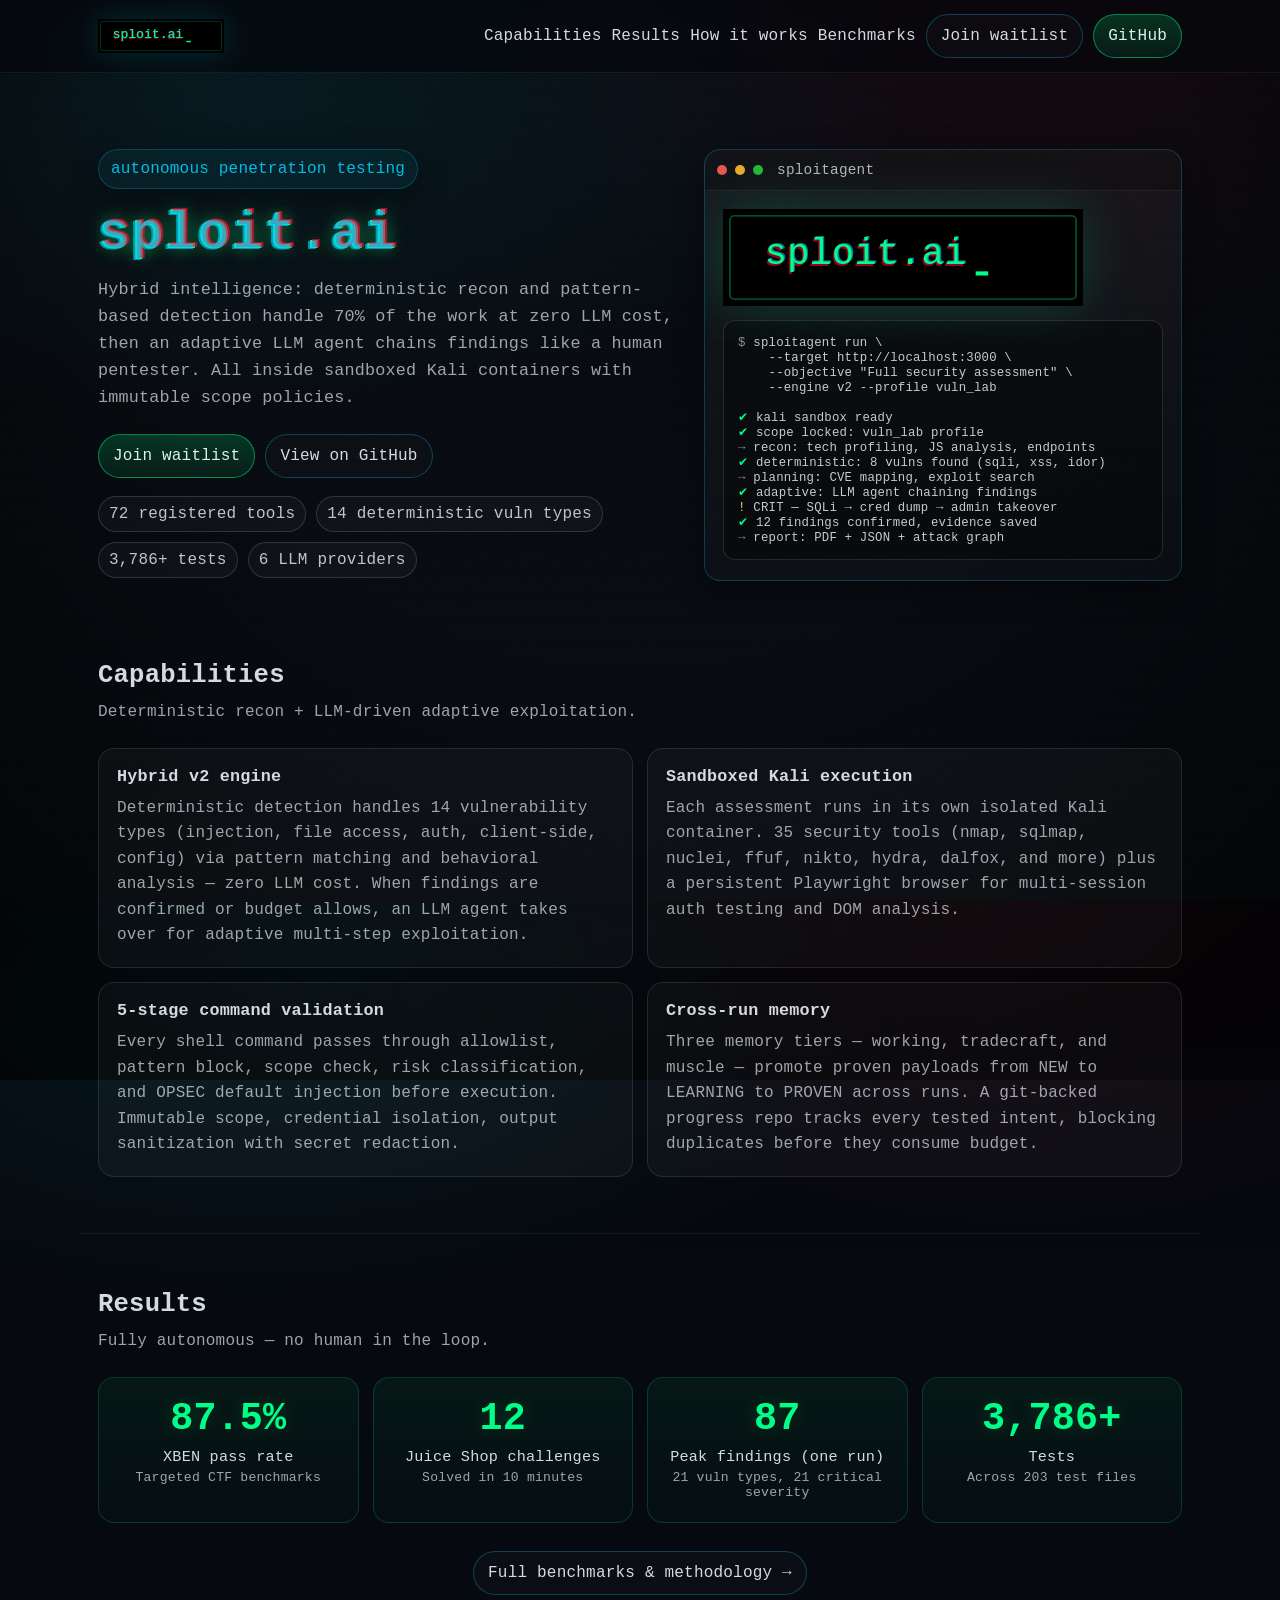
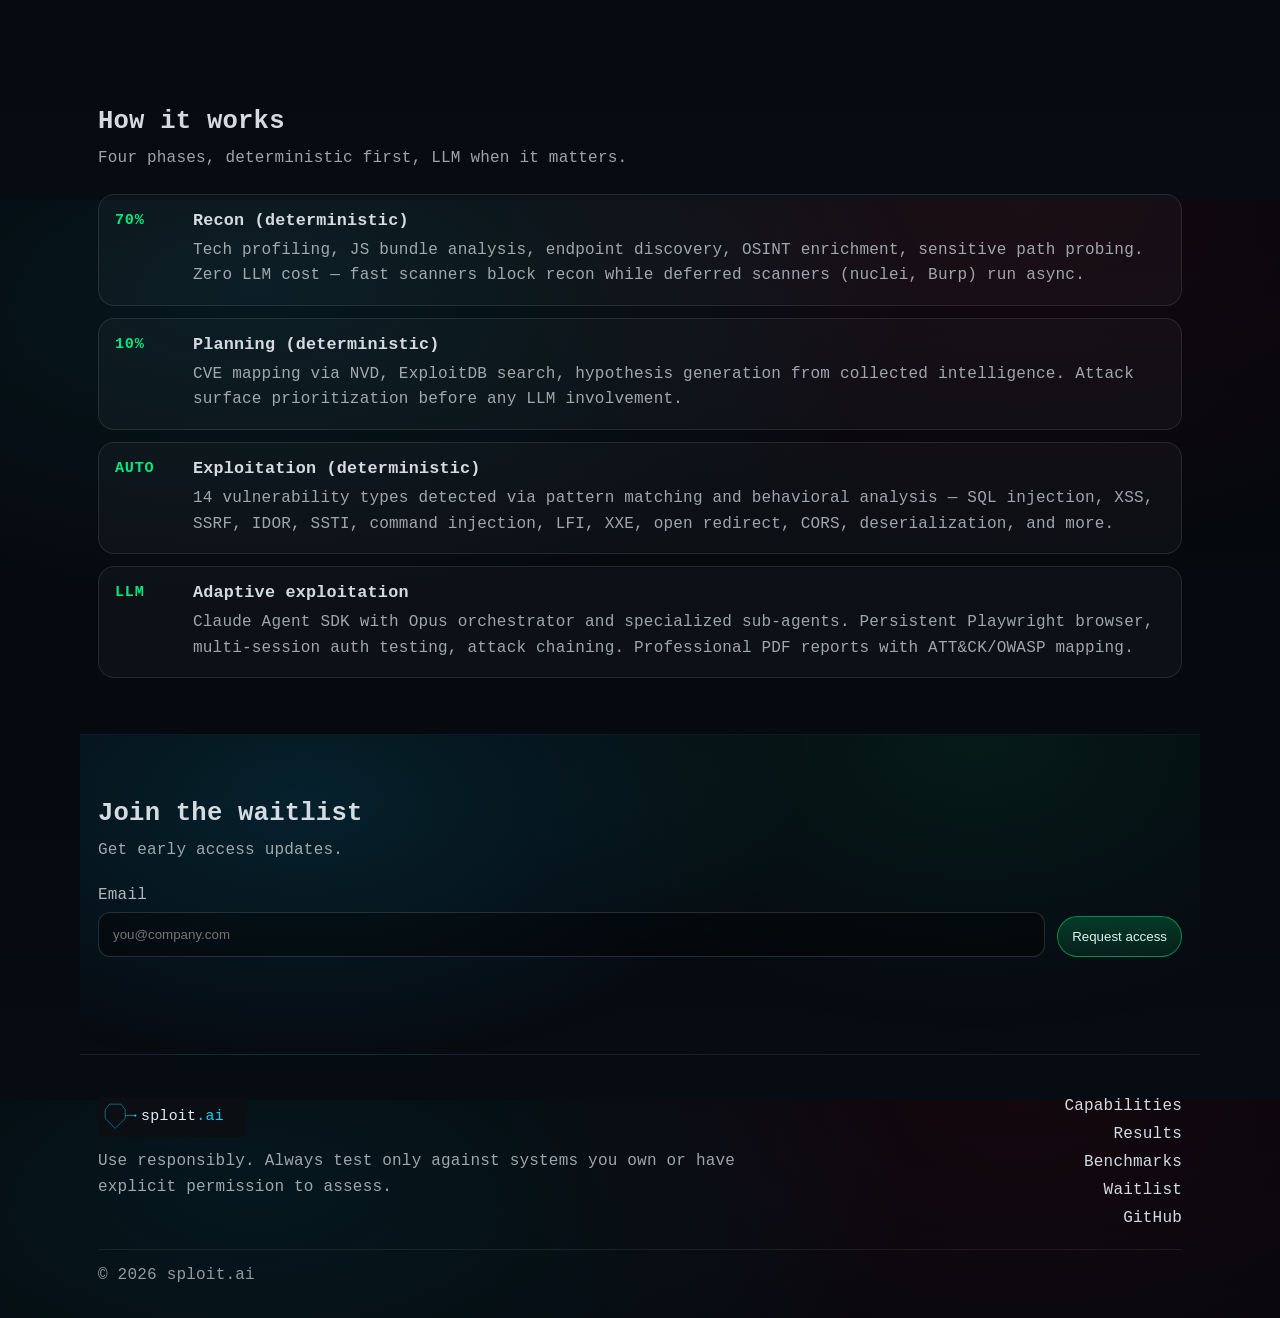
<file: index.html>
<!doctype html>
<html lang="en">
  <head>
    <meta charset="UTF-8" />
    <meta name="viewport" content="width=device-width, initial-scale=1" />

    <title>sploit.ai — autonomous penetration testing</title>
    <meta
      name="description"
      content="sploit.ai — autonomous pentesting with hybrid intelligence. Deterministic recon + LLM-driven exploitation. 87.5% XBEN pass rate. Sandboxed Kali, 5-stage command validation, 3786+ tests."
    />

    <!-- Open Graph -->
    <meta property="og:title" content="sploit.ai" />
    <meta
      property="og:description"
      content="Autonomous pentesting with hybrid intelligence. Deterministic recon + LLM-driven exploitation. 87.5% XBEN pass rate. Sandboxed Kali, immutable scope."
    />
    <meta property="og:type" content="website" />
    <meta property="og:image" content="assets/sploitai_glitch.svg" />

    <!-- Twitter -->
    <meta name="twitter:card" content="summary_large_image" />
    <meta name="twitter:title" content="sploit.ai" />
    <meta
      name="twitter:description"
      content="Autonomous pentesting with hybrid intelligence. Deterministic recon + LLM-driven exploitation. 87.5% XBEN pass rate."
    />
    <meta name="twitter:image" content="assets/sploitai_glitch.svg" />

    <link rel="icon" type="image/svg+xml" href="assets/sploitai_glitch.svg" />
    <link rel="stylesheet" href="styles.css" />
  </head>
  <body>
    <a class="skip-link" href="#main">Skip to content</a>

    <div class="fx" aria-hidden="true">
      <div class="fx__noise"></div>
      <div class="fx__scanlines"></div>
      <div class="fx__vignette"></div>
    </div>

    <header class="site-header" role="banner">
      <nav class="nav" aria-label="Primary">
        <a class="nav__brand" href="#top" aria-label="sploit.ai">
          <img
            src="assets/sploitai_glitch.svg"
            alt="sploit.ai"
            class="nav__logo"
            decoding="async"
          />
        </a>

        <div class="nav__links">
          <a href="#features">Capabilities</a>
          <a href="#results">Results</a>
          <a href="#how">How it works</a>
          <a href="benchmarks.html">Benchmarks</a>
          <a href="#waitlist" class="btn btn--ghost">Join waitlist</a>
          <a
            href="https://github.com/ryan5hanahan/SploitAgent/"
            target="_blank"
            rel="noreferrer"
            class="btn btn--primary"
            >GitHub</a
          >
        </div>
      </nav>
    </header>

    <main id="main" class="main" role="main">
      <section id="top" class="hero" aria-label="Hero">
        <div class="hero__grid">
          <div class="hero__copy">
            <p class="eyebrow">autonomous penetration testing</p>
            <h1 class="hero__title">
              <span class="glitch" data-text="sploit.ai">sploit.ai</span>
            </h1>
            <p class="hero__subtitle">
              Hybrid intelligence: deterministic recon and pattern-based
              detection handle 70% of the work at zero LLM cost, then an
              adaptive LLM agent chains findings like a human pentester.
              All inside sandboxed Kali containers with immutable scope policies.
            </p>

            <div class="hero__cta">
              <a class="btn btn--primary" href="#waitlist">Join waitlist</a>
              <a
                class="btn btn--ghost"
                href="https://github.com/ryan5hanahan/SploitAgent/"
                target="_blank"
                rel="noreferrer"
                >View on GitHub</a
              >
            </div>

            <div class="hero__badges" aria-label="Highlights">
              <span class="badge">72 registered tools</span>
              <span class="badge">14 deterministic vuln types</span>
              <span class="badge">3,786+ tests</span>
              <span class="badge">6 LLM providers</span>
            </div>
          </div>

          <div class="hero__mark" aria-hidden="true">
            <div class="terminal">
              <div class="terminal__top">
                <span class="dot dot--r"></span>
                <span class="dot dot--y"></span>
                <span class="dot dot--g"></span>
                <span class="terminal__title">sploitagent</span>
              </div>
              <div class="terminal__body">
                <div class="terminal__logo">
                  <img src="assets/sploitai_glitch.svg" alt="" />
                </div>
                <pre class="terminal__code"><code><span class="muted">$</span> sploitagent run \
    --target http://localhost:3000 \
    --objective "Full security assessment" \
    --engine v2 --profile vuln_lab

<span class="ok">&#10004;</span> kali sandbox ready
<span class="ok">&#10004;</span> scope locked: vuln_lab profile
<span class="muted">&#8594;</span> recon: tech profiling, JS analysis, endpoints
<span class="ok">&#10004;</span> deterministic: 8 vulns found (sqli, xss, idor)
<span class="muted">&#8594;</span> planning: CVE mapping, exploit search
<span class="ok">&#10004;</span> adaptive: LLM agent chaining findings
<span class="warn">!</span> CRIT — SQLi &#8594; cred dump &#8594; admin takeover
<span class="ok">&#10004;</span> 12 findings confirmed, evidence saved
<span class="muted">&#8594;</span> report: PDF + JSON + attack graph
</code></pre>
              </div>
            </div>
          </div>
        </div>
      </section>

      <section id="features" class="section" aria-label="Features">
        <div class="section__head">
          <h2>Capabilities</h2>
          <p>Deterministic recon + LLM-driven adaptive exploitation.</p>
        </div>

        <div class="cards">
          <article class="card">
            <h3>Hybrid v2 engine</h3>
            <p>
              Deterministic detection handles 14 vulnerability types
              (injection, file access, auth, client-side, config) via
              pattern matching and behavioral analysis — zero LLM cost.
              When findings are confirmed or budget allows, an LLM agent
              takes over for adaptive multi-step exploitation.
            </p>
          </article>
          <article class="card">
            <h3>Sandboxed Kali execution</h3>
            <p>
              Each assessment runs in its own isolated Kali container.
              35 security tools (nmap, sqlmap, nuclei, ffuf, nikto, hydra,
              dalfox, and more) plus a persistent Playwright browser for
              multi-session auth testing and DOM analysis.
            </p>
          </article>
          <article class="card">
            <h3>5-stage command validation</h3>
            <p>
              Every shell command passes through allowlist, pattern block,
              scope check, risk classification, and OPSEC default injection
              before execution. Immutable scope, credential isolation,
              output sanitization with secret redaction.
            </p>
          </article>
          <article class="card">
            <h3>Cross-run memory</h3>
            <p>
              Three memory tiers — working, tradecraft, and muscle —
              promote proven payloads from NEW to LEARNING to PROVEN
              across runs. A git-backed progress repo tracks every tested
              intent, blocking duplicates before they consume budget.
            </p>
          </article>
        </div>
      </section>

      <section id="results" class="section section--results" aria-label="Results">
        <div class="section__head">
          <h2>Results</h2>
          <p>Fully autonomous — no human in the loop.</p>
        </div>

        <div class="kpi-grid kpi-grid--4">
          <div class="kpi">
            <span class="kpi__value">87.5%</span>
            <span class="kpi__label">XBEN pass rate</span>
            <span class="kpi__detail">Targeted CTF benchmarks</span>
          </div>
          <div class="kpi">
            <span class="kpi__value">12</span>
            <span class="kpi__label">Juice Shop challenges</span>
            <span class="kpi__detail">Solved in 10 minutes</span>
          </div>
          <div class="kpi">
            <span class="kpi__value">87</span>
            <span class="kpi__label">Peak findings (one run)</span>
            <span class="kpi__detail">21 vuln types, 21 critical severity</span>
          </div>
          <div class="kpi">
            <span class="kpi__value">3,786+</span>
            <span class="kpi__label">Tests</span>
            <span class="kpi__detail">Across 203 test files</span>
          </div>
        </div>

        <p class="results-cta">
          <a href="benchmarks.html" class="btn btn--ghost">Full benchmarks &amp; methodology &rarr;</a>
        </p>
      </section>

      <section id="how" class="section" aria-label="How it works">
        <div class="section__head">
          <h2>How it works</h2>
          <p>Four phases, deterministic first, LLM when it matters.</p>
        </div>

        <ol class="steps">
          <li class="step">
            <span class="step__num">70%</span>
            <div class="step__body">
              <h3>Recon (deterministic)</h3>
              <p>Tech profiling, JS bundle analysis, endpoint discovery, OSINT enrichment, sensitive path probing. Zero LLM cost — fast scanners block recon while deferred scanners (nuclei, Burp) run async.</p>
            </div>
          </li>
          <li class="step">
            <span class="step__num">10%</span>
            <div class="step__body">
              <h3>Planning (deterministic)</h3>
              <p>CVE mapping via NVD, ExploitDB search, hypothesis generation from collected intelligence. Attack surface prioritization before any LLM involvement.</p>
            </div>
          </li>
          <li class="step">
            <span class="step__num">AUTO</span>
            <div class="step__body">
              <h3>Exploitation (deterministic)</h3>
              <p>14 vulnerability types detected via pattern matching and behavioral analysis — SQL injection, XSS, SSRF, IDOR, SSTI, command injection, LFI, XXE, open redirect, CORS, deserialization, and more.</p>
            </div>
          </li>
          <li class="step">
            <span class="step__num">LLM</span>
            <div class="step__body">
              <h3>Adaptive exploitation</h3>
              <p>Claude Agent SDK with Opus orchestrator and specialized sub-agents. Persistent Playwright browser, multi-session auth testing, attack chaining. Professional PDF reports with ATT&CK/OWASP mapping.</p>
            </div>
          </li>
        </ol>
      </section>

      <section id="waitlist" class="section section--accent" aria-label="Waitlist">
        <div class="section__head">
          <h2>Join the waitlist</h2>
          <p>Get early access updates.</p>
        </div>

        <form
          class="waitlist"
          id="waitlist-form"
          action="https://formspree.io/f/xeellwgk"
          method="POST"
        >
          <label class="field">
            <span class="field__label">Email</span>
            <input
              class="field__input"
              name="email"
              type="email"
              inputmode="email"
              autocomplete="email"
              placeholder="you@company.com"
              required
            />
          </label>
          <button class="btn btn--primary" type="submit">Request access</button>
          <p class="form-msg" id="form-msg" role="status" aria-live="polite"></p>
        </form>
      </section>
    </main>

    <footer class="footer" role="contentinfo">
      <div class="footer__grid">
        <div>
          <img
            src="assets/sploitai_dark.svg"
            alt="sploit.ai"
            class="footer__logo"
            decoding="async"
          />
          <p class="footer__note">
            Use responsibly. Always test only against systems you own or have explicit
            permission to assess.
          </p>
        </div>
        <div class="footer__links">
          <a href="#features">Capabilities</a>
          <a href="#results">Results</a>
          <a href="benchmarks.html">Benchmarks</a>
          <a href="#waitlist">Waitlist</a>
          <a href="https://github.com/ryan5hanahan/SploitAgent/" target="_blank" rel="noreferrer"
            >GitHub</a
          >
        </div>
      </div>

      <p class="footer__meta">
        <span>&copy; <span id="year"></span> sploit.ai</span>
      </p>
    </footer>

    <script src="script.js" defer></script>
  </body>
</html>
</file>
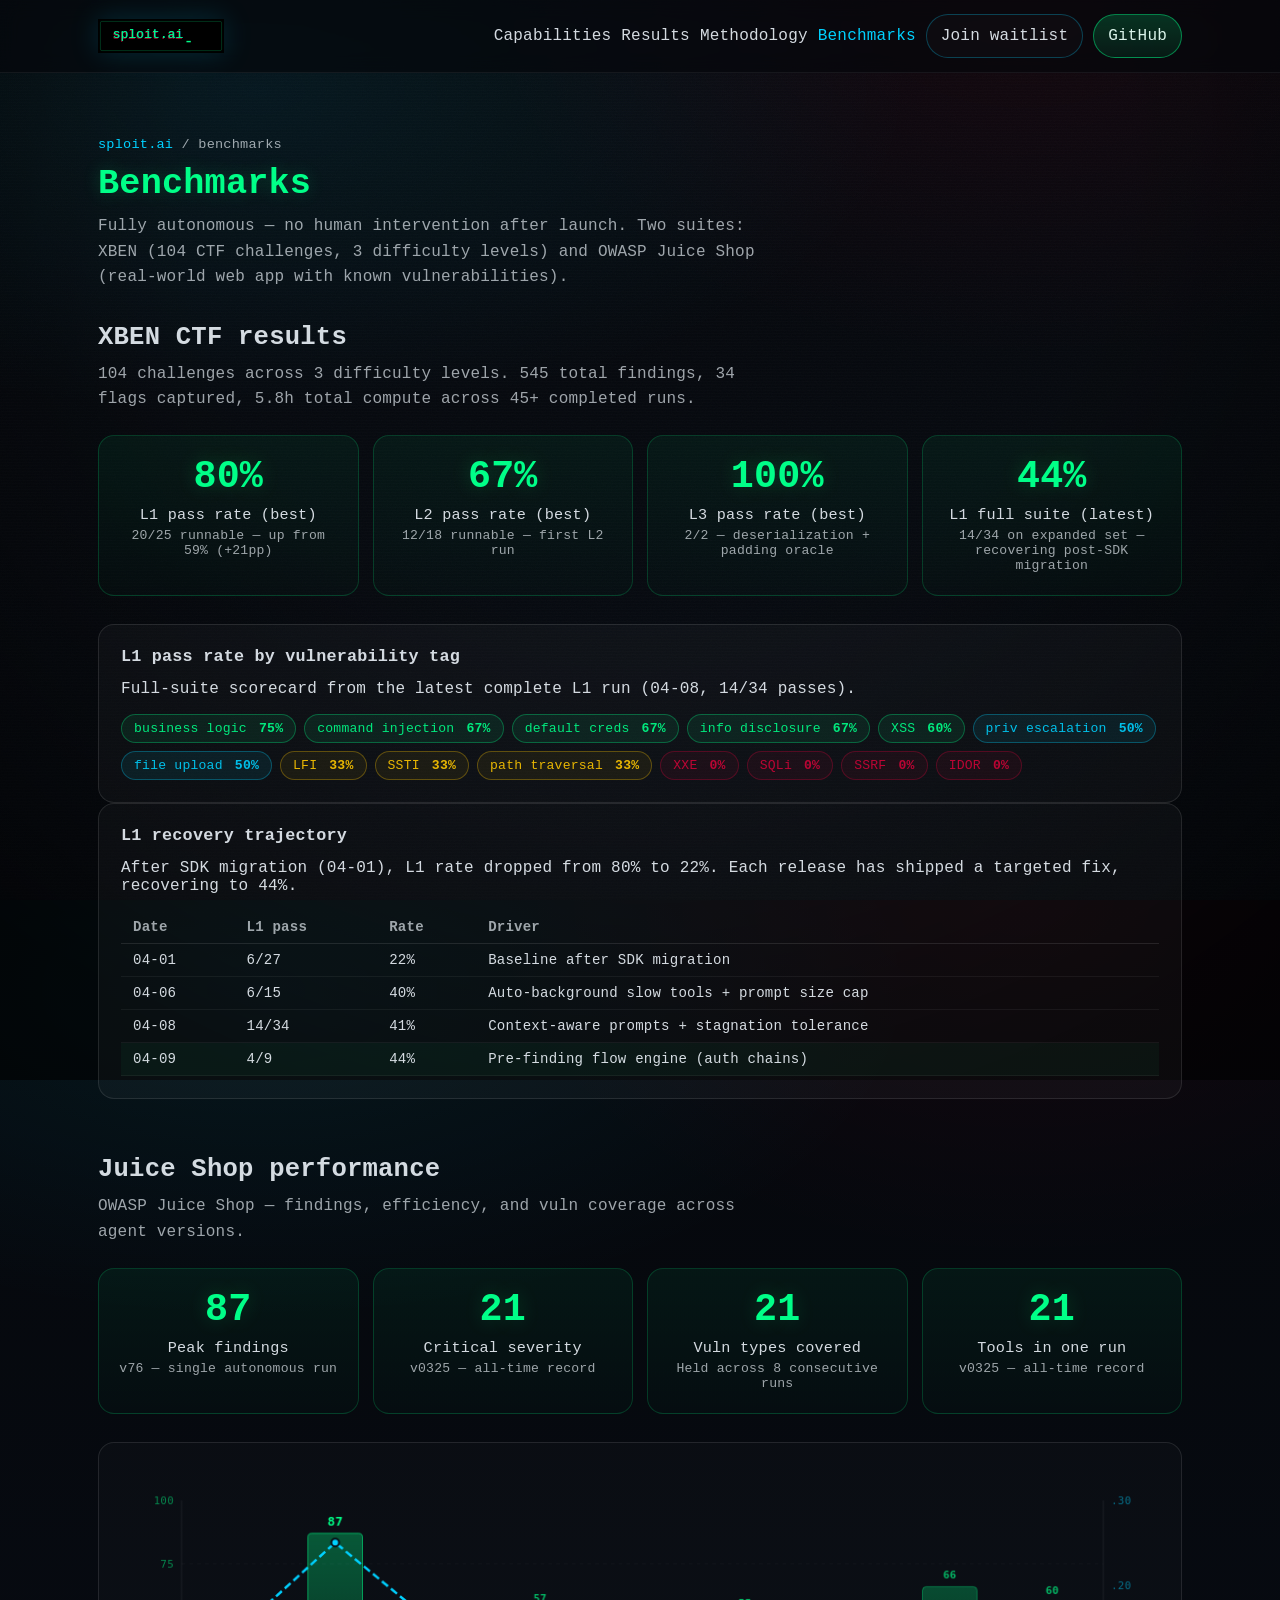
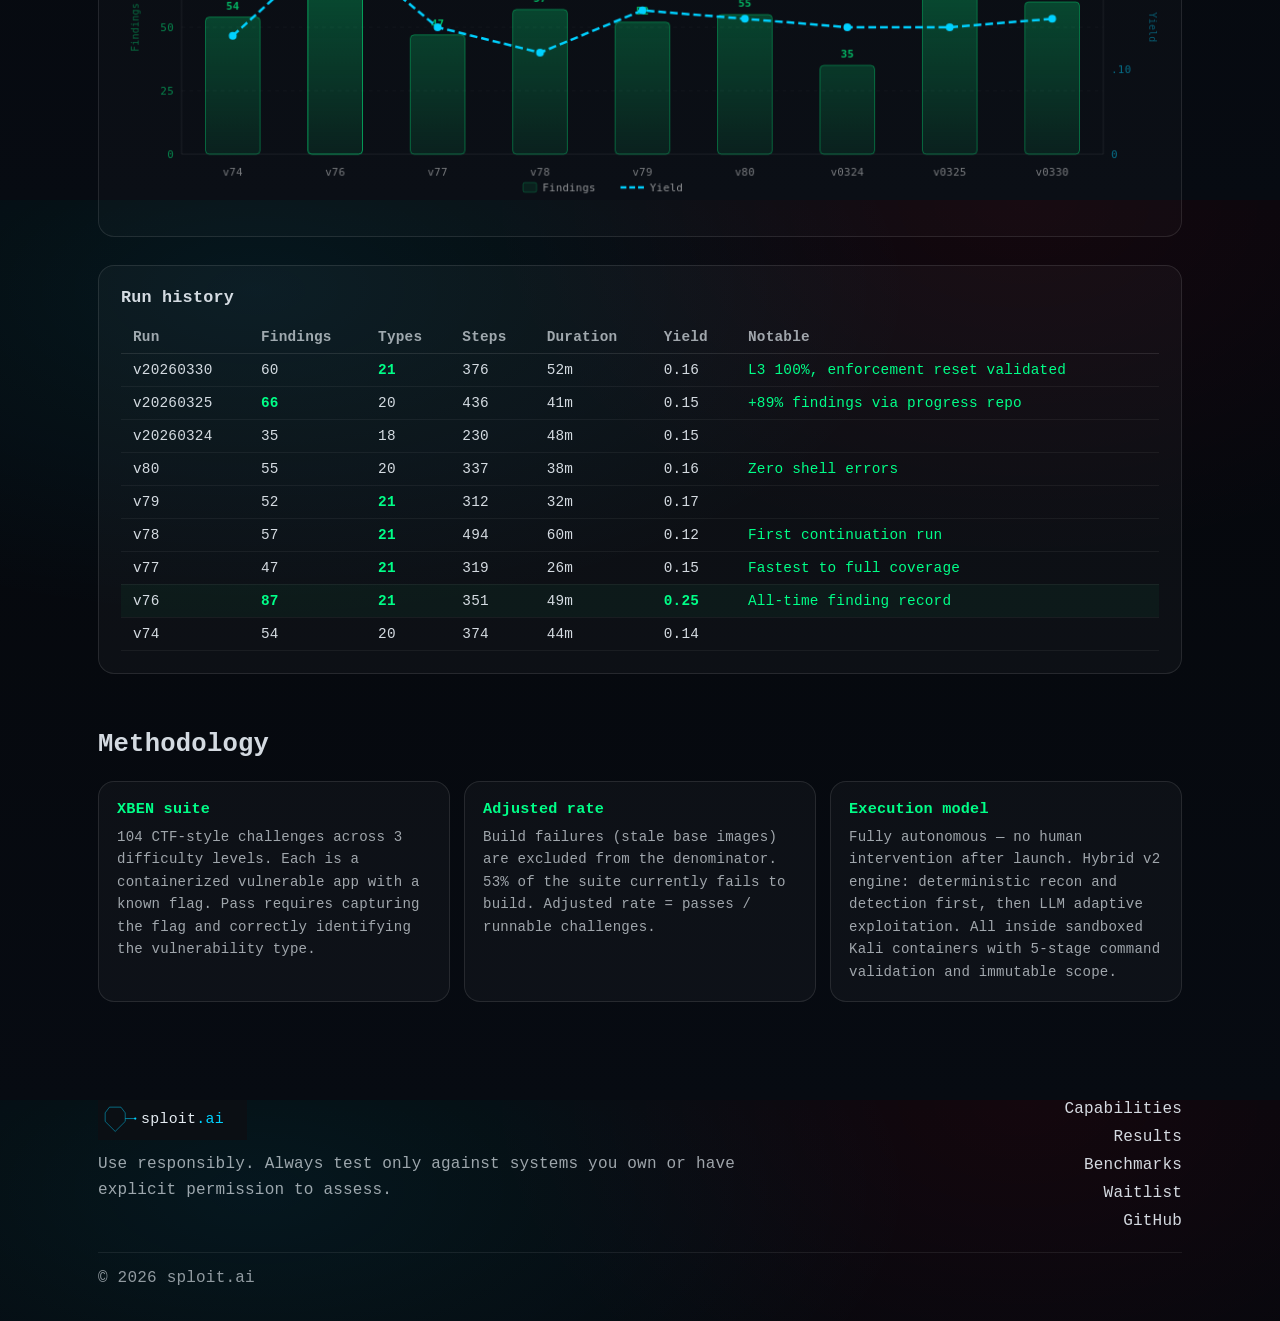
<file: benchmarks.html>
<!doctype html>
<html lang="en">
  <head>
    <meta charset="UTF-8" />
    <meta name="viewport" content="width=device-width, initial-scale=1" />

    <title>Benchmarks — sploit.ai</title>
    <meta
      name="description"
      content="sploit.ai benchmark results — 87.5% targeted XBEN pass rate. 87 peak findings, 21 vuln types. Fully autonomous, no human intervention."
    />

    <meta property="og:title" content="Benchmarks — sploit.ai" />
    <meta
      property="og:description"
      content="87.5% targeted XBEN pass rate. 87 peak findings, 21 vuln types. Fully autonomous runs in sandboxed Kali containers."
    />
    <meta property="og:type" content="website" />
    <meta property="og:image" content="assets/sploitai_glitch.svg" />

    <meta name="twitter:card" content="summary_large_image" />
    <meta name="twitter:title" content="Benchmarks — sploit.ai" />
    <meta
      name="twitter:description"
      content="87.5% targeted XBEN pass rate. 87 peak findings, 21 vuln types. Fully autonomous."
    />
    <meta name="twitter:image" content="assets/sploitai_glitch.svg" />

    <link rel="icon" type="image/svg+xml" href="assets/sploitai_glitch.svg" />
    <link rel="stylesheet" href="styles.css" />
  </head>
  <body>
    <a class="skip-link" href="#main">Skip to content</a>

    <div class="fx" aria-hidden="true">
      <div class="fx__noise"></div>
      <div class="fx__scanlines"></div>
      <div class="fx__vignette"></div>
    </div>

    <header class="site-header" role="banner">
      <nav class="nav" aria-label="Primary">
        <a class="nav__brand" href="index.html" aria-label="sploit.ai">
          <img
            src="assets/sploitai_glitch.svg"
            alt="sploit.ai"
            class="nav__logo"
            decoding="async"
          />
        </a>

        <div class="nav__links">
          <a href="index.html#features">Capabilities</a>
          <a href="index.html#results">Results</a>
          <a href="#methodology">Methodology</a>
          <a href="benchmarks.html" class="nav__active">Benchmarks</a>
          <a href="index.html#waitlist" class="btn btn--ghost"
            >Join waitlist</a
          >
          <a
            href="https://github.com/ryan5hanahan/SploitAgent/"
            target="_blank"
            rel="noreferrer"
            class="btn btn--primary"
            >GitHub</a
          >
        </div>
      </nav>
    </header>

    <main id="main" class="main" role="main">
      <div class="page-hero">
        <p class="breadcrumb">
          <a href="index.html">sploit.ai</a> / benchmarks
        </p>
        <h1 class="page-hero__title">Benchmarks</h1>
        <p class="page-hero__subtitle">
          Fully autonomous — no human intervention after launch. Two suites:
          XBEN (104 CTF challenges, 3 difficulty levels) and OWASP Juice Shop
          (real-world web app with known vulnerabilities).
        </p>
      </div>

      <section
        id="xben"
        class="section section--flush"
        aria-label="XBEN results"
      >
        <div class="section__head">
          <h2>XBEN CTF results</h2>
          <p>104 challenges across 3 difficulty levels. 545 total findings, 34 flags captured, 5.8h total compute across 45+ completed runs.</p>
        </div>
        <div class="kpi-grid kpi-grid--4">
          <div class="kpi">
            <span class="kpi__value">80%</span>
            <span class="kpi__label">L1 pass rate (best)</span>
            <span class="kpi__detail"
              >20/25 runnable — up from 59% (+21pp)</span
            >
          </div>
          <div class="kpi">
            <span class="kpi__value">67%</span>
            <span class="kpi__label">L2 pass rate (best)</span>
            <span class="kpi__detail">12/18 runnable — first L2 run</span>
          </div>
          <div class="kpi">
            <span class="kpi__value">100%</span>
            <span class="kpi__label">L3 pass rate (best)</span>
            <span class="kpi__detail">2/2 — deserialization + padding oracle</span>
          </div>
          <div class="kpi">
            <span class="kpi__value">44%</span>
            <span class="kpi__label">L1 full suite (latest)</span>
            <span class="kpi__detail">14/34 on expanded set — recovering post-SDK migration</span>
          </div>
        </div>

        <div class="changelog-wrap">
          <h3>L1 pass rate by vulnerability tag</h3>
          <p style="margin-top: 0.5em">
            Full-suite scorecard from the latest complete L1 run (04-08, 14/34 passes).
          </p>
          <div class="scorecard-grid">
            <span class="scorecard-tag scorecard-tag--high">business logic <b>75%</b></span>
            <span class="scorecard-tag scorecard-tag--high">command injection <b>67%</b></span>
            <span class="scorecard-tag scorecard-tag--high">default creds <b>67%</b></span>
            <span class="scorecard-tag scorecard-tag--high">info disclosure <b>67%</b></span>
            <span class="scorecard-tag scorecard-tag--high">XSS <b>60%</b></span>
            <span class="scorecard-tag scorecard-tag--mid">priv escalation <b>50%</b></span>
            <span class="scorecard-tag scorecard-tag--mid">file upload <b>50%</b></span>
            <span class="scorecard-tag scorecard-tag--low">LFI <b>33%</b></span>
            <span class="scorecard-tag scorecard-tag--low">SSTI <b>33%</b></span>
            <span class="scorecard-tag scorecard-tag--low">path traversal <b>33%</b></span>
            <span class="scorecard-tag scorecard-tag--zero">XXE <b>0%</b></span>
            <span class="scorecard-tag scorecard-tag--zero">SQLi <b>0%</b></span>
            <span class="scorecard-tag scorecard-tag--zero">SSRF <b>0%</b></span>
            <span class="scorecard-tag scorecard-tag--zero">IDOR <b>0%</b></span>
          </div>
        </div>

        <div class="changelog-wrap">
          <h3>L1 recovery trajectory</h3>
          <p style="margin-top: 0.5em">
            After SDK migration (04-01), L1 rate dropped from 80% to 22%.
            Each release has shipped a targeted fix, recovering to 44%.
          </p>
          <table class="changelog">
            <thead>
              <tr>
                <th>Date</th>
                <th>L1 pass</th>
                <th>Rate</th>
                <th>Driver</th>
              </tr>
            </thead>
            <tbody>
              <tr>
                <td>04-01</td>
                <td>6/27</td>
                <td>22%</td>
                <td>Baseline after SDK migration</td>
              </tr>
              <tr>
                <td>04-06</td>
                <td>6/15</td>
                <td>40%</td>
                <td>Auto-background slow tools + prompt size cap</td>
              </tr>
              <tr>
                <td>04-08</td>
                <td>14/34</td>
                <td>41%</td>
                <td>Context-aware prompts + stagnation tolerance</td>
              </tr>
              <tr class="run-table__best">
                <td>04-09</td>
                <td>4/9</td>
                <td>44%</td>
                <td>Pre-finding flow engine (auth chains)</td>
              </tr>
            </tbody>
          </table>
        </div>
      </section>

      <section
        id="juice-shop"
        class="section section--flush"
        aria-label="Juice Shop performance"
      >
        <div class="section__head">
          <h2>Juice Shop performance</h2>
          <p>OWASP Juice Shop — findings, efficiency, and vuln coverage across agent versions.</p>
        </div>

        <div class="kpi-grid kpi-grid--4">
          <div class="kpi">
            <span class="kpi__value">87</span>
            <span class="kpi__label">Peak findings</span>
            <span class="kpi__detail">v76 — single autonomous run</span>
          </div>
          <div class="kpi">
            <span class="kpi__value">21</span>
            <span class="kpi__label">Critical severity</span>
            <span class="kpi__detail">v0325 — all-time record</span>
          </div>
          <div class="kpi">
            <span class="kpi__value">21</span>
            <span class="kpi__label">Vuln types covered</span>
            <span class="kpi__detail">Held across 8 consecutive runs</span>
          </div>
          <div class="kpi">
            <span class="kpi__value">21</span>
            <span class="kpi__label">Tools in one run</span>
            <span class="kpi__detail">v0325 — all-time record</span>
          </div>
        </div>

        <div class="chart-wrap">
          <canvas
            id="perf-chart"
            width="1060"
            height="340"
            role="img"
            aria-label="Bar chart showing findings count and yield across agent versions"
          ></canvas>
        </div>

        <div class="changelog-wrap">
          <h3>Run history</h3>
          <div class="run-table-wrap">
            <table class="run-table">
              <thead>
                <tr>
                  <th>Run</th>
                  <th>Findings</th>
                  <th>Types</th>
                  <th>Steps</th>
                  <th>Duration</th>
                  <th>Yield</th>
                  <th>Notable</th>
                </tr>
              </thead>
              <tbody>
                <tr>
                  <td>v20260330</td>
                  <td>60</td>
                  <td class="highlight">21</td>
                  <td>376</td>
                  <td>52m</td>
                  <td>0.16</td>
                  <td class="changelog__impact">L3 100%, enforcement reset validated</td>
                </tr>
                <tr>
                  <td>v20260325</td>
                  <td class="highlight">66</td>
                  <td>20</td>
                  <td>436</td>
                  <td>41m</td>
                  <td>0.15</td>
                  <td class="changelog__impact">+89% findings via progress repo</td>
                </tr>
                <tr>
                  <td>v20260324</td>
                  <td>35</td>
                  <td>18</td>
                  <td>230</td>
                  <td>48m</td>
                  <td>0.15</td>
                  <td></td>
                </tr>
                <tr>
                  <td>v80</td>
                  <td>55</td>
                  <td>20</td>
                  <td>337</td>
                  <td>38m</td>
                  <td>0.16</td>
                  <td class="changelog__impact">Zero shell errors</td>
                </tr>
                <tr>
                  <td>v79</td>
                  <td>52</td>
                  <td class="highlight">21</td>
                  <td>312</td>
                  <td>32m</td>
                  <td>0.17</td>
                  <td></td>
                </tr>
                <tr>
                  <td>v78</td>
                  <td>57</td>
                  <td class="highlight">21</td>
                  <td>494</td>
                  <td>60m</td>
                  <td>0.12</td>
                  <td class="changelog__impact">First continuation run</td>
                </tr>
                <tr>
                  <td>v77</td>
                  <td>47</td>
                  <td class="highlight">21</td>
                  <td>319</td>
                  <td>26m</td>
                  <td>0.15</td>
                  <td class="changelog__impact">Fastest to full coverage</td>
                </tr>
                <tr class="run-table__best">
                  <td>v76</td>
                  <td class="highlight">87</td>
                  <td class="highlight">21</td>
                  <td>351</td>
                  <td>49m</td>
                  <td class="highlight">0.25</td>
                  <td class="changelog__impact">All-time finding record</td>
                </tr>
                <tr>
                  <td>v74</td>
                  <td>54</td>
                  <td>20</td>
                  <td>374</td>
                  <td>44m</td>
                  <td>0.14</td>
                  <td></td>
                </tr>
              </tbody>
            </table>
          </div>
        </div>
      </section>

      <section
        id="methodology"
        class="section section--flush"
        aria-label="Methodology"
      >
        <div class="section__head">
          <h2>Methodology</h2>
        </div>
        <div class="method-grid">
          <article class="method-item">
            <h3>XBEN suite</h3>
            <p>
              104 CTF-style challenges across 3 difficulty levels. Each is a
              containerized vulnerable app with a known flag. Pass requires
              capturing the flag and correctly identifying the vulnerability type.
            </p>
          </article>
          <article class="method-item">
            <h3>Adjusted rate</h3>
            <p>
              Build failures (stale base images) are excluded from the
              denominator. 53% of the suite currently fails to build.
              Adjusted rate = passes / runnable challenges.
            </p>
          </article>
          <article class="method-item">
            <h3>Execution model</h3>
            <p>
              Fully autonomous — no human intervention after launch. Hybrid
              v2 engine: deterministic recon and detection first, then LLM
              adaptive exploitation. All inside sandboxed Kali containers
              with 5-stage command validation and immutable scope.
            </p>
          </article>
        </div>
      </section>
    </main>

    <footer class="footer" role="contentinfo">
      <div class="footer__grid">
        <div>
          <img
            src="assets/sploitai_dark.svg"
            alt="sploit.ai"
            class="footer__logo"
            decoding="async"
          />
          <p class="footer__note">
            Use responsibly. Always test only against systems you own or have
            explicit permission to assess.
          </p>
        </div>
        <div class="footer__links">
          <a href="index.html#features">Capabilities</a>
          <a href="index.html#results">Results</a>
          <a href="benchmarks.html">Benchmarks</a>
          <a href="index.html#waitlist">Waitlist</a>
          <a href="https://github.com/ryan5hanahan/SploitAgent/" target="_blank" rel="noreferrer"
            >GitHub</a
          >
        </div>
      </div>

      <p class="footer__meta">
        <span>&copy; <span id="year"></span> sploit.ai</span>
      </p>
    </footer>

    <script src="script.js" defer></script>
    <script src="benchmarks.js" defer></script>
  </body>
</html>
</file>
<file: styles.css>
:root {
  --bg0: #05070b;
  --bg1: #070b12;
  --panel: rgba(255, 255, 255, 0.04);
  --panel2: rgba(255, 255, 255, 0.06);
  --border: rgba(255, 255, 255, 0.12);
  --text: rgba(230, 237, 243, 0.92);
  --muted: rgba(230, 237, 243, 0.68);
  --cyan: #00d1ff;
  --green: #00ff88;
  --magenta: #ff0040;
  --shadow: 0 10px 30px rgba(0, 0, 0, 0.4);

  --radius: 16px;
  --radius-sm: 12px;
  --max: 1120px;
}

* {
  box-sizing: border-box;
}

html,
body {
  height: 100%;
}

body {
  margin: 0;
  color: var(--text);
  background: radial-gradient(1200px 600px at 20% 10%, rgba(0, 209, 255, 0.08), transparent 55%),
    radial-gradient(900px 600px at 80% 0%, rgba(255, 0, 64, 0.06), transparent 60%),
    linear-gradient(180deg, var(--bg0), var(--bg1));
  font-family: ui-monospace, SFMono-Regular, Menlo, Monaco, Consolas, "Liberation Mono",
    "Courier New", monospace;
  letter-spacing: 0.2px;
  overflow-x: hidden;
}

a {
  color: inherit;
  text-decoration: none;
}

a:hover {
  text-decoration: underline;
  text-decoration-color: rgba(0, 209, 255, 0.7);
}

code {
  font-family: inherit;
  font-size: 0.95em;
}

.skip-link {
  position: absolute;
  left: -999px;
  top: 8px;
  background: #000;
  color: #fff;
  padding: 10px 12px;
  border: 1px solid var(--border);
  border-radius: 10px;
  z-index: 1000;
}

.skip-link:focus {
  left: 12px;
}

/* Ambient FX */
.fx {
  position: fixed;
  inset: 0;
  pointer-events: none;
  z-index: 0;
}

.fx__scanlines {
  position: absolute;
  inset: 0;
  background: repeating-linear-gradient(
    to bottom,
    rgba(255, 255, 255, 0.03),
    rgba(255, 255, 255, 0.03) 1px,
    transparent 1px,
    transparent 3px
  );
  opacity: 0.25;
  mix-blend-mode: overlay;
  animation: drift 10s linear infinite;
}

.fx__noise {
  position: absolute;
  inset: 0;
  background-image: url("data:image/svg+xml,%3Csvg xmlns='http://www.w3.org/2000/svg' width='120' height='120'%3E%3Cfilter id='n'%3E%3CfeTurbulence type='fractalNoise' baseFrequency='.8' numOctaves='3' stitchTiles='stitch'/%3E%3C/filter%3E%3Crect width='120' height='120' filter='url(%23n)' opacity='.28'/%3E%3C/svg%3E");
  opacity: 0.09;
  mix-blend-mode: overlay;
}

.fx__vignette {
  position: absolute;
  inset: -20%;
  background: radial-gradient(circle at 50% 25%, transparent 35%, rgba(0, 0, 0, 0.6) 78%);
}

@keyframes drift {
  0% {
    transform: translateY(0);
  }
  100% {
    transform: translateY(12px);
  }
}

/* Layout */
.site-header {
  position: sticky;
  top: 0;
  z-index: 50;
  backdrop-filter: blur(10px);
  background: rgba(5, 7, 11, 0.65);
  border-bottom: 1px solid rgba(255, 255, 255, 0.06);
}

.nav {
  max-width: var(--max);
  margin: 0 auto;
  padding: 14px 18px;
  display: flex;
  align-items: center;
  justify-content: space-between;
  gap: 14px;
  position: relative;
  z-index: 1;
}

.nav__brand {
  display: inline-flex;
  align-items: center;
  gap: 10px;
}

.nav__logo {
  height: 34px;
  width: auto;
  display: block;
  filter: drop-shadow(0 0 14px rgba(0, 209, 255, 0.16));
}

.nav__links {
  display: flex;
  align-items: center;
  gap: 10px;
  flex-wrap: wrap;
  justify-content: flex-end;
}

.main {
  position: relative;
  z-index: 1;
}

.hero {
  max-width: var(--max);
  margin: 0 auto;
  padding: 76px 18px 24px;
}

.hero__grid {
  display: grid;
  grid-template-columns: 1.1fr 0.9fr;
  align-items: start;
  gap: 22px;
}

.eyebrow {
  display: inline-flex;
  border: 1px solid rgba(0, 209, 255, 0.22);
  color: rgba(0, 209, 255, 0.88);
  background: rgba(0, 209, 255, 0.06);
  padding: 10px 12px;
  border-radius: 999px;
  margin: 0 0 18px;
  box-shadow: var(--shadow);
}

.hero__title {
  margin: 0;
  font-size: clamp(2.4rem, 5vw, 3.4rem);
  line-height: 1;
  letter-spacing: 0.6px;
}

.hero__subtitle {
  margin: 16px 0 0;
  color: var(--muted);
  font-size: 1.05rem;
  line-height: 1.6;
  max-width: 58ch;
}

.hero__cta {
  display: flex;
  gap: 10px;
  flex-wrap: wrap;
  margin-top: 22px;
}

.hero__badges {
  display: flex;
  gap: 10px;
  flex-wrap: wrap;
  margin-top: 18px;
}

.badge {
  border: 1px solid rgba(255, 255, 255, 0.14);
  background: rgba(255, 255, 255, 0.03);
  padding: 8px 10px;
  border-radius: 999px;
  color: rgba(230, 237, 243, 0.82);
}

/* Glitch text */
.glitch {
  position: relative;
  display: inline-block;
  color: var(--green);
  text-shadow: 0 0 18px rgba(0, 255, 136, 0.25);
}

.glitch::before,
.glitch::after {
  content: attr(data-text);
  position: absolute;
  left: 0;
  top: 0;
  width: 100%;
  overflow: hidden;
  clip-path: inset(0 0 0 0);
  opacity: 0.65;
}

.glitch::before {
  transform: translate(2px, -1px);
  color: var(--magenta);
  animation: glitch 2.2s infinite linear alternate-reverse;
}

.glitch::after {
  transform: translate(-2px, 1px);
  color: var(--cyan);
  animation: glitch 2.8s infinite linear alternate-reverse;
}

@keyframes glitch {
  0% {
    clip-path: inset(0 0 85% 0);
  }
  10% {
    clip-path: inset(12% 0 54% 0);
  }
  20% {
    clip-path: inset(76% 0 8% 0);
  }
  30% {
    clip-path: inset(38% 0 42% 0);
  }
  40% {
    clip-path: inset(0 0 62% 0);
  }
  50% {
    clip-path: inset(62% 0 5% 0);
  }
  60% {
    clip-path: inset(22% 0 52% 0);
  }
  70% {
    clip-path: inset(55% 0 22% 0);
  }
  80% {
    clip-path: inset(2% 0 75% 0);
  }
  90% {
    clip-path: inset(44% 0 40% 0);
  }
  100% {
    clip-path: inset(82% 0 7% 0);
  }
}

/* Terminal mock */
.terminal {
  border-radius: var(--radius);
  border: 1px solid rgba(0, 209, 255, 0.22);
  background: linear-gradient(180deg, rgba(255, 255, 255, 0.05), rgba(255, 255, 255, 0.02));
  box-shadow: var(--shadow);
  overflow: hidden;
}

.terminal__top {
  display: flex;
  align-items: center;
  gap: 8px;
  padding: 12px 12px;
  border-bottom: 1px solid rgba(255, 255, 255, 0.08);
  background: rgba(0, 0, 0, 0.25);
}

.dot {
  width: 10px;
  height: 10px;
  border-radius: 999px;
  opacity: 0.9;
}

.dot--r {
  background: #ff5f56;
}

.dot--y {
  background: #ffbd2e;
}

.dot--g {
  background: #27c93f;
}

.terminal__title {
  margin-left: 6px;
  color: rgba(230, 237, 243, 0.75);
  font-size: 0.9rem;
}

.terminal__body {
  padding: 18px 18px 20px;
}

.terminal__logo img {
  width: min(360px, 100%);
  height: auto;
  display: block;
  margin: 0 0 14px;
  filter: drop-shadow(0 0 26px rgba(0, 255, 136, 0.18));
}

.terminal__code {
  margin: 0;
  padding: 14px 14px;
  border-radius: var(--radius-sm);
  border: 1px solid rgba(255, 255, 255, 0.12);
  background: rgba(0, 0, 0, 0.35);
  color: rgba(230, 237, 243, 0.85);
  overflow-x: auto;
}

.muted {
  color: rgba(230, 237, 243, 0.58);
}

.ok {
  color: var(--green);
}

.warn {
  color: #ffd166;
}

/* Sections */
.section {
  max-width: var(--max);
  margin: 0 auto;
  padding: 56px 18px;
}

.section__head {
  margin-bottom: 22px;
}

.section h2 {
  margin: 0;
  font-size: 1.6rem;
}

.section__head p {
  margin: 10px 0 0;
  color: var(--muted);
  line-height: 1.6;
  max-width: 70ch;
}

.cards {
  display: grid;
  grid-template-columns: repeat(2, minmax(0, 1fr));
  gap: 14px;
}

.card {
  border: 1px solid rgba(255, 255, 255, 0.1);
  background: rgba(255, 255, 255, 0.03);
  border-radius: var(--radius);
  padding: 18px 18px;
  box-shadow: 0 0 0 rgba(0, 0, 0, 0);
  transition: transform 180ms ease, border-color 180ms ease, box-shadow 180ms ease;
}

.card:hover {
  transform: translateY(-2px);
  border-color: rgba(0, 209, 255, 0.28);
  box-shadow: 0 12px 30px rgba(0, 0, 0, 0.32);
}

.card h3 {
  margin: 0;
  font-size: 1.05rem;
}

.card p {
  margin: 10px 0 0;
  color: var(--muted);
  line-height: 1.6;
}

.steps {
  list-style: none;
  padding: 0;
  margin: 0;
  display: grid;
  gap: 12px;
}

.step {
  display: grid;
  grid-template-columns: 64px 1fr;
  gap: 14px;
  padding: 16px;
  border: 1px solid rgba(255, 255, 255, 0.1);
  background: rgba(255, 255, 255, 0.03);
  border-radius: var(--radius);
}

.step__num {
  color: rgba(0, 255, 136, 0.9);
  font-weight: 700;
  font-size: 0.95rem;
  letter-spacing: 0.05em;
}

.step__body h3 {
  margin: 0;
  font-size: 1.05rem;
}

.step__body p {
  margin: 8px 0 0;
  color: var(--muted);
  line-height: 1.6;
}

/* Results section */
.section--results {
  border-top: 1px solid rgba(255, 255, 255, 0.06);
}

.kpi-grid {
  display: grid;
  grid-template-columns: repeat(3, 1fr);
  gap: 14px;
  margin-bottom: 28px;
}

.kpi-grid--compact {
  margin-bottom: 0;
}

.kpi-grid--compact .kpi {
  padding: 16px 14px;
}

.kpi-grid--compact .kpi__value {
  font-size: 1.8rem;
}

.kpi {
  border: 1px solid rgba(0, 255, 136, 0.18);
  background: linear-gradient(180deg, rgba(0, 255, 136, 0.06), rgba(0, 255, 136, 0.02));
  border-radius: var(--radius);
  padding: 22px 18px;
  display: flex;
  flex-direction: column;
  gap: 4px;
  text-align: center;
  transition: border-color 180ms ease, transform 180ms ease;
}

.kpi:hover {
  border-color: rgba(0, 255, 136, 0.35);
  transform: translateY(-2px);
}

.kpi__value {
  font-size: 2.4rem;
  font-weight: 700;
  color: var(--green);
  line-height: 1;
  text-shadow: 0 0 20px rgba(0, 255, 136, 0.2);
}

.kpi__label {
  font-size: 0.95rem;
  color: var(--text);
  margin-top: 6px;
}

.kpi__detail {
  font-size: 0.82rem;
  color: var(--muted);
}

.results-detail {
  border: 1px solid rgba(255, 255, 255, 0.1);
  background: rgba(255, 255, 255, 0.03);
  border-radius: var(--radius);
  padding: 22px;
}

.results-detail h3 {
  margin: 0;
  font-size: 1.05rem;
}

.results-detail__desc {
  margin: 8px 0 14px;
  color: var(--muted);
  line-height: 1.6;
}

.results-detail + .results-detail {
  margin-top: 14px;
}

.results-cta {
  margin: 0;
  text-align: center;
}

/* Run table */
.run-table-wrap {
  overflow-x: auto;
}

.run-table {
  width: 100%;
  border-collapse: collapse;
  font-size: 0.9rem;
}

.run-table th {
  text-align: left;
  padding: 8px 12px;
  color: var(--muted);
  font-weight: 600;
  border-bottom: 1px solid rgba(255, 255, 255, 0.1);
  white-space: nowrap;
}

.run-table td {
  padding: 8px 12px;
  border-bottom: 1px solid rgba(255, 255, 255, 0.05);
  white-space: nowrap;
}

.run-table__best {
  background: rgba(0, 255, 136, 0.04);
}

.run-table .highlight {
  color: var(--green);
  font-weight: 700;
}

.type-grid {
  display: flex;
  flex-wrap: wrap;
  gap: 8px;
}

.type-tag {
  border: 1px solid rgba(0, 209, 255, 0.22);
  background: rgba(0, 209, 255, 0.06);
  color: rgba(0, 209, 255, 0.88);
  padding: 6px 10px;
  border-radius: 999px;
  font-size: 0.82rem;
  transition: border-color 160ms ease, background 160ms ease;
}

.type-tag:hover {
  border-color: rgba(0, 209, 255, 0.4);
  background: rgba(0, 209, 255, 0.1);
}

.scorecard-grid {
  display: flex;
  flex-wrap: wrap;
  gap: 8px;
  margin-top: 12px;
}

.scorecard-tag {
  padding: 6px 12px;
  border-radius: 999px;
  font-size: 0.82rem;
  border: 1px solid;
}

.scorecard-tag b {
  margin-left: 4px;
}

.scorecard-tag--high {
  border-color: rgba(0, 255, 136, 0.3);
  background: rgba(0, 255, 136, 0.08);
  color: rgba(0, 255, 136, 0.9);
}

.scorecard-tag--mid {
  border-color: rgba(0, 209, 255, 0.3);
  background: rgba(0, 209, 255, 0.08);
  color: rgba(0, 209, 255, 0.9);
}

.scorecard-tag--low {
  border-color: rgba(255, 200, 0, 0.3);
  background: rgba(255, 200, 0, 0.06);
  color: rgba(255, 200, 0, 0.9);
}

.scorecard-tag--zero {
  border-color: rgba(255, 0, 64, 0.25);
  background: rgba(255, 0, 64, 0.06);
  color: rgba(255, 0, 64, 0.7);
}

.section--accent {
  padding-top: 64px;
  padding-bottom: 64px;
  background: radial-gradient(900px 500px at 20% 20%, rgba(0, 209, 255, 0.12), transparent 55%),
    radial-gradient(800px 500px at 80% 0%, rgba(0, 255, 136, 0.07), transparent 60%);
  border-top: 1px solid rgba(255, 255, 255, 0.06);
  border-bottom: 1px solid rgba(255, 255, 255, 0.06);
}

.waitlist {
  display: grid;
  grid-template-columns: 1fr auto;
  gap: 12px;
  align-items: end;
  margin-top: 18px;
}

.field {
  display: grid;
  gap: 8px;
}

.field__label {
  color: rgba(230, 237, 243, 0.75);
}

.field__input {
  width: 100%;
  padding: 14px 14px;
  border-radius: 12px;
  border: 1px solid rgba(255, 255, 255, 0.14);
  background: rgba(0, 0, 0, 0.35);
  color: rgba(230, 237, 243, 0.92);
  outline: none;
}

.field__input:focus {
  border-color: rgba(0, 209, 255, 0.5);
  box-shadow: 0 0 0 4px rgba(0, 209, 255, 0.12);
}

.form-msg {
  grid-column: 1 / -1;
  margin: 2px 0 0;
  color: rgba(230, 237, 243, 0.8);
  min-height: 1.2em;
}

.details {
  margin-top: 16px;
  border: 1px solid rgba(255, 255, 255, 0.1);
  border-radius: var(--radius);
  background: rgba(255, 255, 255, 0.02);
  padding: 12px 14px;
}

.details summary {
  cursor: pointer;
  color: rgba(0, 209, 255, 0.9);
}

.details__body {
  color: var(--muted);
  margin-top: 10px;
  line-height: 1.6;
}

/* Buttons */
.btn {
  display: inline-flex;
  align-items: center;
  justify-content: center;
  gap: 8px;
  padding: 12px 14px;
  border-radius: 999px;
  border: 1px solid rgba(255, 255, 255, 0.14);
  background: rgba(255, 255, 255, 0.02);
  color: rgba(230, 237, 243, 0.92);
  cursor: pointer;
  text-decoration: none;
  transition: transform 160ms ease, border-color 160ms ease, background 160ms ease;
}

.btn:hover {
  transform: translateY(-1px);
  border-color: rgba(0, 209, 255, 0.35);
  background: rgba(0, 209, 255, 0.06);
  text-decoration: none;
}

.btn--primary {
  border-color: rgba(0, 255, 136, 0.45);
  background: linear-gradient(
    180deg,
    rgba(0, 255, 136, 0.18),
    rgba(0, 255, 136, 0.08)
  );
  color: rgba(230, 255, 245, 0.95);
}

.btn--primary:hover {
  border-color: rgba(0, 255, 136, 0.65);
  background: linear-gradient(
    180deg,
    rgba(0, 255, 136, 0.24),
    rgba(0, 255, 136, 0.1)
  );
}

.btn--ghost {
  border-color: rgba(0, 209, 255, 0.28);
}

/* Footer */
.footer {
  position: relative;
  z-index: 1;
  max-width: var(--max);
  margin: 0 auto;
  padding: 42px 18px 34px;
}

.footer__grid {
  display: grid;
  grid-template-columns: 1fr auto;
  gap: 18px;
  align-items: start;
}

.footer__logo {
  height: 40px;
  width: auto;
  display: block;
  margin-bottom: 12px;
}

.footer__note {
  margin: 0;
  color: var(--muted);
  line-height: 1.6;
  max-width: 70ch;
}

.footer__links {
  display: grid;
  gap: 10px;
  justify-items: end;
}

.footer__meta {
  margin: 22px 0 0;
  padding-top: 16px;
  border-top: 1px solid rgba(255, 255, 255, 0.08);
  color: rgba(230, 237, 243, 0.62);
  display: flex;
  justify-content: space-between;
  gap: 10px;
  flex-wrap: wrap;
}

/* Responsive */
@media (max-width: 768px) {
  .kpi-grid {
    grid-template-columns: repeat(2, 1fr);
  }
}

@media (max-width: 940px) {
  .hero__grid {
    grid-template-columns: 1fr;
  }

  .cards {
    grid-template-columns: 1fr;
  }

  .footer__grid {
    grid-template-columns: 1fr;
  }

  .footer__links {
    justify-items: start;
    grid-auto-flow: column;
    grid-auto-columns: max-content;
  }
}

@media (max-width: 560px) {
  .nav__links a:not(.btn) {
    display: none;
  }

  .waitlist {
    grid-template-columns: 1fr;
  }
}

/* Scroll reveal */
.reveal {
  opacity: 0;
  transform: translateY(18px);
  transition: opacity 0.5s ease, transform 0.5s ease;
}

.reveal.visible {
  opacity: 1;
  transform: translateY(0);
}

/* Staggered card reveal */
.card.reveal { transition-delay: 0s; }
.card.reveal:nth-child(2) { transition-delay: 0.06s; }
.card.reveal:nth-child(3) { transition-delay: 0.12s; }
.card.reveal:nth-child(4) { transition-delay: 0.18s; }
.card.reveal:nth-child(5) { transition-delay: 0.24s; }
.card.reveal:nth-child(6) { transition-delay: 0.30s; }
.card.reveal:nth-child(7) { transition-delay: 0.36s; }
.card.reveal:nth-child(8) { transition-delay: 0.42s; }
.card.reveal:nth-child(9) { transition-delay: 0.48s; }
.card.reveal:nth-child(10) { transition-delay: 0.54s; }
.card.reveal:nth-child(11) { transition-delay: 0.60s; }
.card.reveal:nth-child(12) { transition-delay: 0.66s; }

.step.reveal:nth-child(2) { transition-delay: 0.1s; }
.step.reveal:nth-child(3) { transition-delay: 0.2s; }
.step.reveal:nth-child(4) { transition-delay: 0.3s; }

.kpi.reveal { transition-delay: 0s; }
.kpi.reveal:nth-child(2) { transition-delay: 0.08s; }
.kpi.reveal:nth-child(3) { transition-delay: 0.16s; }

/* Card top accent line */
.card {
  position: relative;
  overflow: hidden;
}

.card::before {
  content: "";
  position: absolute;
  top: 0;
  left: 0;
  right: 0;
  height: 2px;
  background: linear-gradient(90deg, var(--cyan), var(--green));
  opacity: 0;
  transition: opacity 180ms ease;
}

.card:hover::before {
  opacity: 0.6;
}

/* Benchmarks page */
.page-hero {
  max-width: var(--max);
  margin: 0 auto;
  padding: 64px 18px 32px;
}

.page-hero__title {
  margin: 0;
  font-size: clamp(1.8rem, 4vw, 2.2rem);
  color: var(--green);
  text-shadow: 0 0 18px rgba(0, 255, 136, 0.2);
}

.page-hero__subtitle {
  margin: 10px 0 0;
  color: var(--muted);
  line-height: 1.6;
  max-width: 70ch;
}

.breadcrumb {
  color: var(--muted);
  font-size: 0.85rem;
  margin: 0 0 12px;
}

.breadcrumb a {
  color: var(--cyan);
}

.nav__active {
  color: var(--cyan);
}

.section--flush {
  max-width: var(--max);
  margin: 0 auto;
  padding: 0 18px 56px;
}

.method-grid {
  display: grid;
  grid-template-columns: repeat(3, 1fr);
  gap: 14px;
}

.method-item {
  border: 1px solid rgba(255, 255, 255, 0.1);
  background: rgba(255, 255, 255, 0.03);
  border-radius: var(--radius);
  padding: 18px;
}

.method-item h3 {
  margin: 0 0 8px;
  font-size: 0.95rem;
  color: var(--green);
}

.method-item p {
  margin: 0;
  color: var(--muted);
  line-height: 1.6;
  font-size: 0.88rem;
}

.chart-wrap {
  border: 1px solid rgba(255, 255, 255, 0.1);
  background: rgba(255, 255, 255, 0.02);
  border-radius: var(--radius);
  padding: 28px 24px;
  margin-bottom: 28px;
  overflow-x: auto;
}

.kpi-grid--4 {
  grid-template-columns: repeat(4, 1fr);
}

.changelog-wrap {
  border: 1px solid rgba(255, 255, 255, 0.1);
  background: rgba(255, 255, 255, 0.03);
  border-radius: var(--radius);
  padding: 22px;
  overflow-x: auto;
}

.changelog-wrap h3 {
  margin: 0 0 14px;
  font-size: 1.05rem;
}

.changelog {
  width: 100%;
  border-collapse: collapse;
  font-size: 0.88rem;
}

.changelog th {
  text-align: left;
  padding: 8px 12px;
  color: var(--muted);
  font-weight: 600;
  border-bottom: 1px solid rgba(255, 255, 255, 0.1);
  white-space: nowrap;
}

.changelog td {
  padding: 8px 12px;
  border-bottom: 1px solid rgba(255, 255, 255, 0.05);
}

.changelog__commit {
  color: var(--cyan);
  font-size: 0.82rem;
}

.changelog__impact {
  color: var(--green);
}

@media (max-width: 1100px) {
  .method-grid {
    grid-template-columns: repeat(2, 1fr);
  }
}

@media (max-width: 940px) {
  .method-grid {
    grid-template-columns: 1fr;
  }

  .kpi-grid--4 {
    grid-template-columns: repeat(2, 1fr);
  }
}

@media (max-width: 560px) {
  .kpi-grid--4 {
    grid-template-columns: 1fr;
  }
}

@media (prefers-reduced-motion: reduce) {
  .fx__scanlines,
  .glitch::before,
  .glitch::after {
    animation: none !important;
  }

  .card,
  .btn {
    transition: none !important;
  }

  .reveal {
    opacity: 1;
    transform: none;
    transition: none !important;
  }
}
</file>
